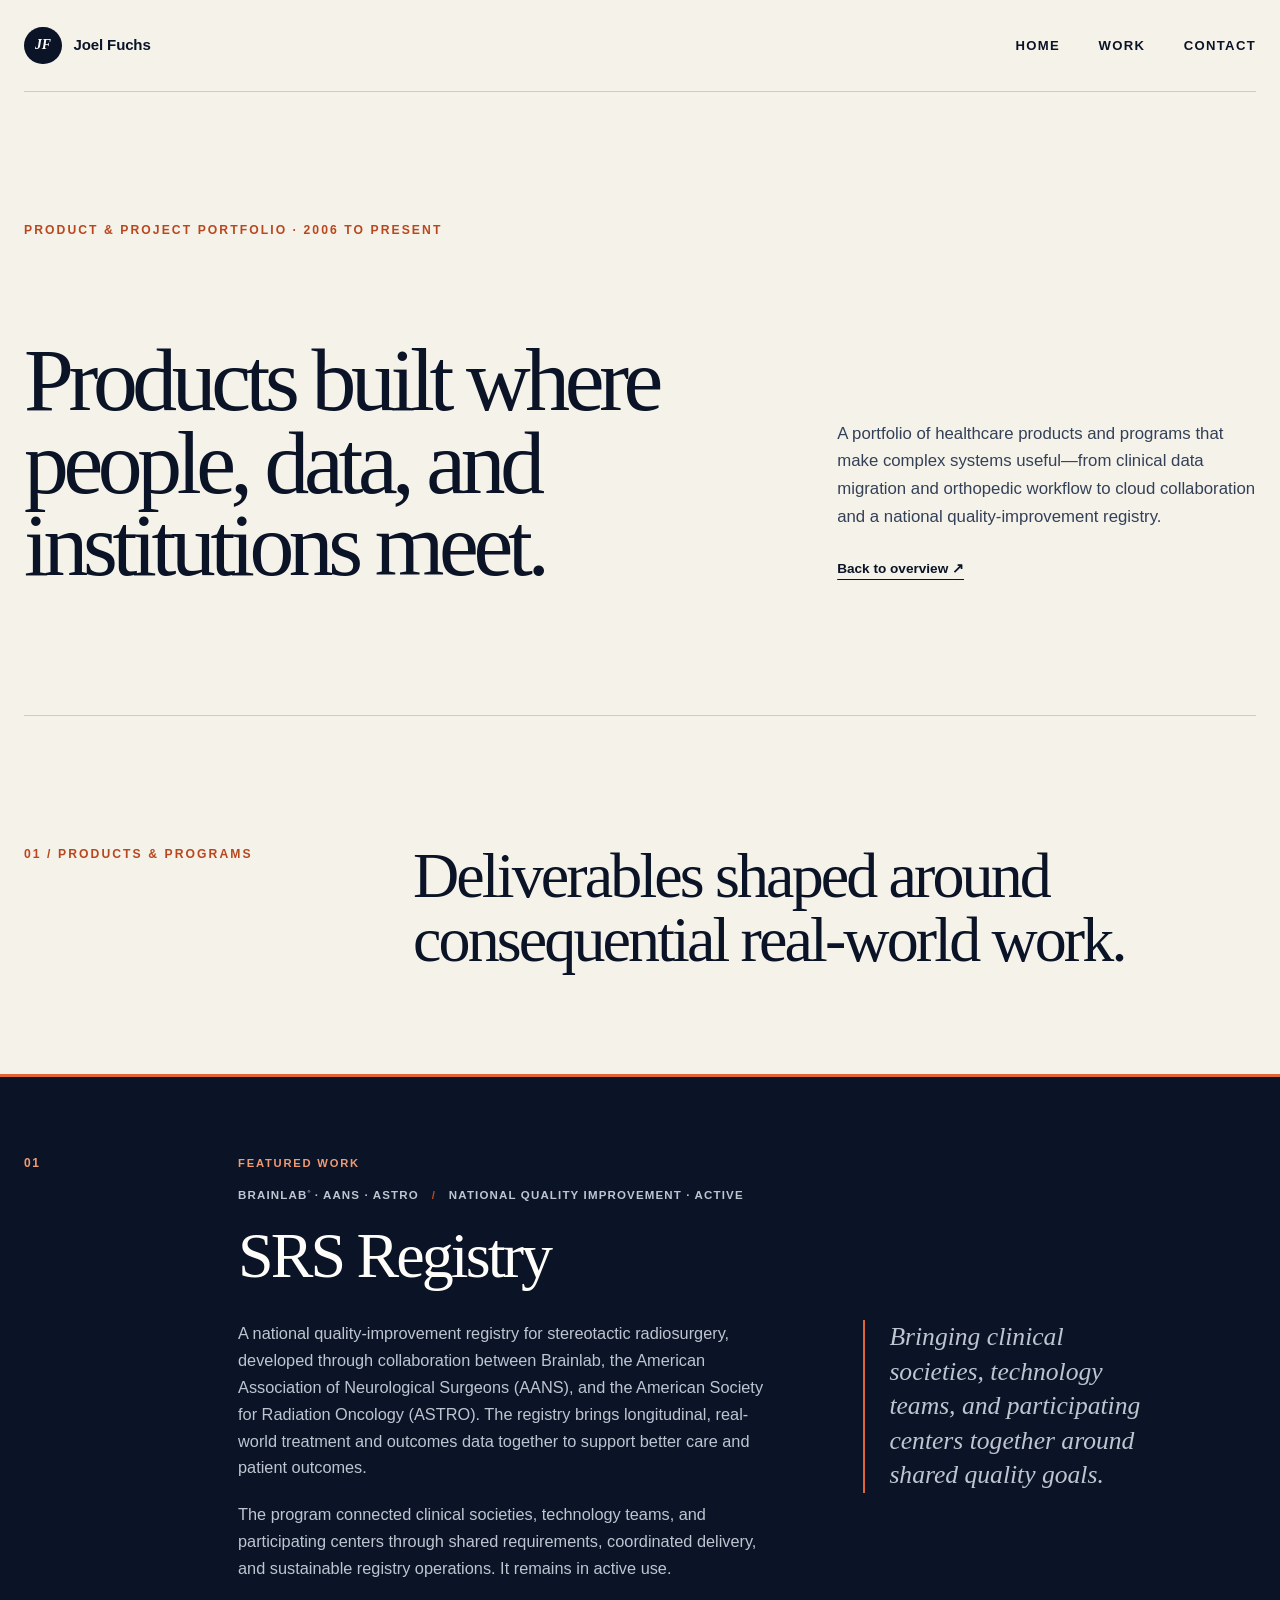
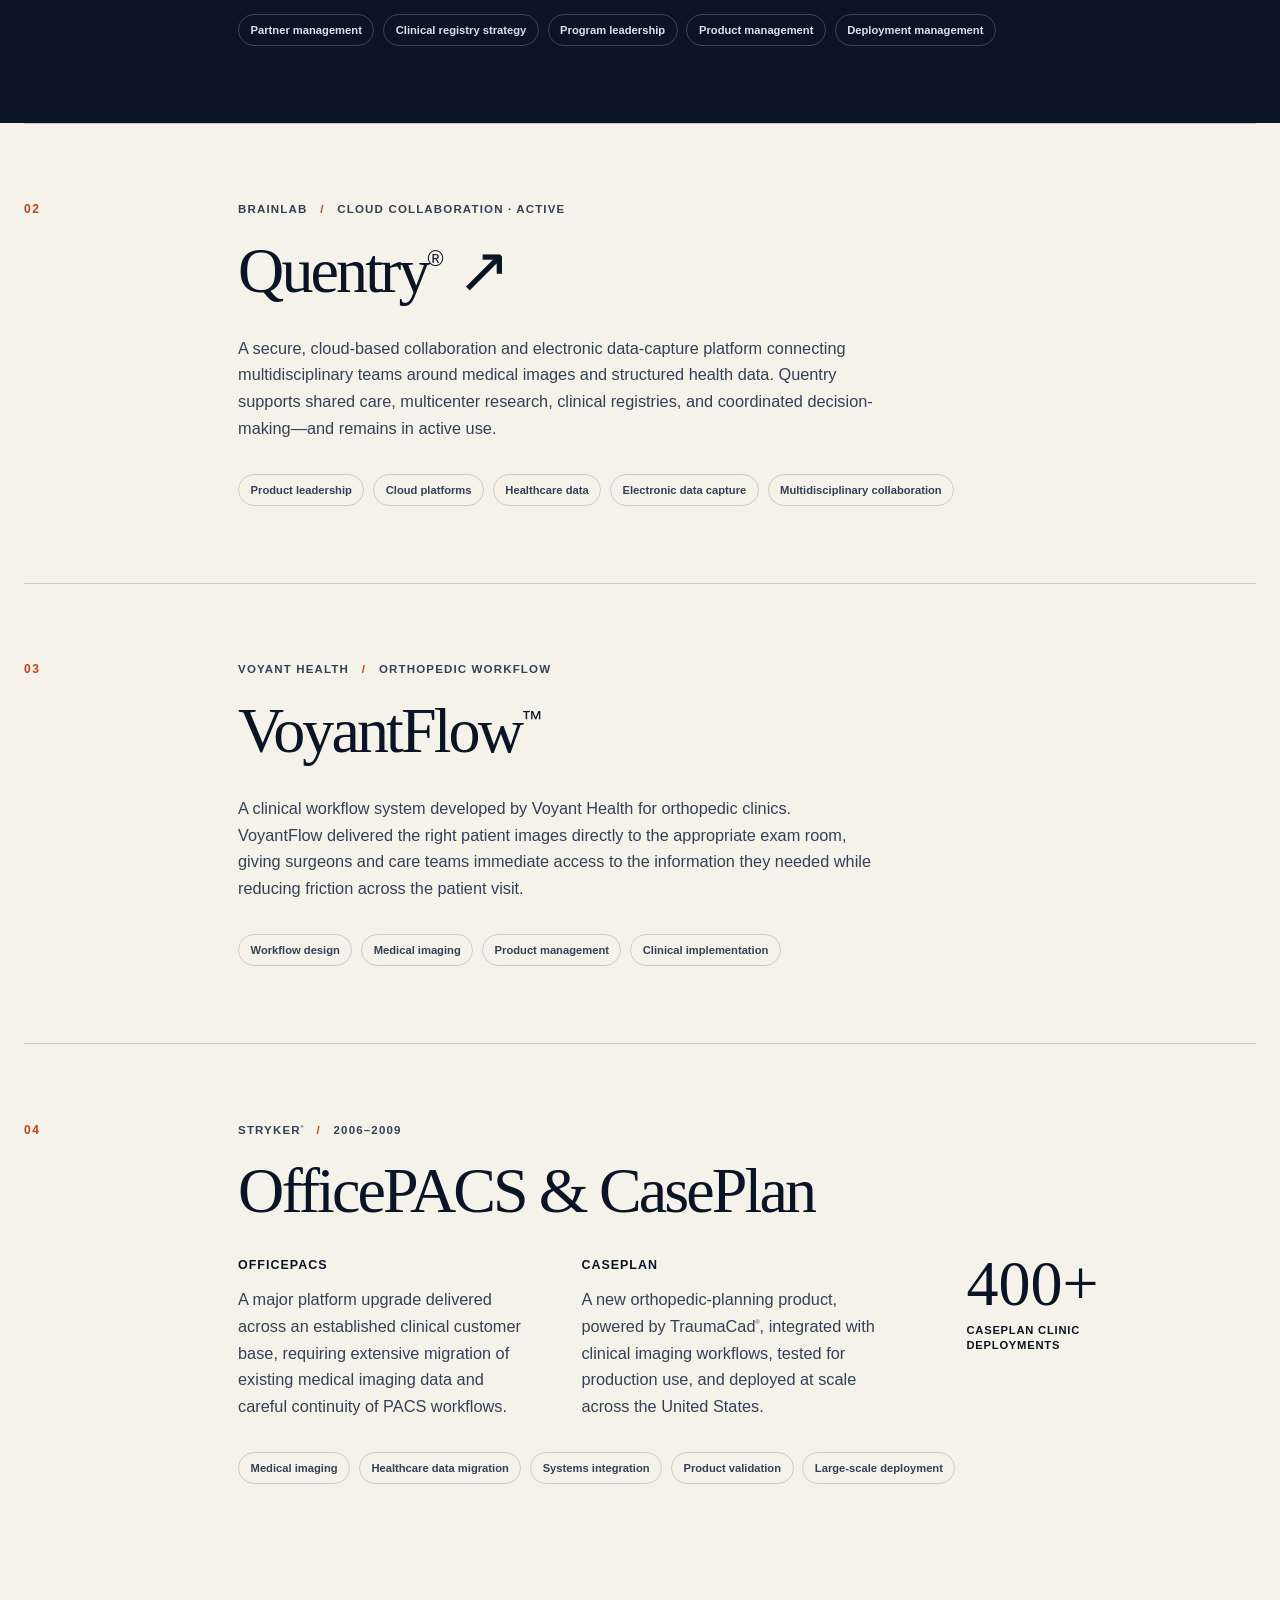
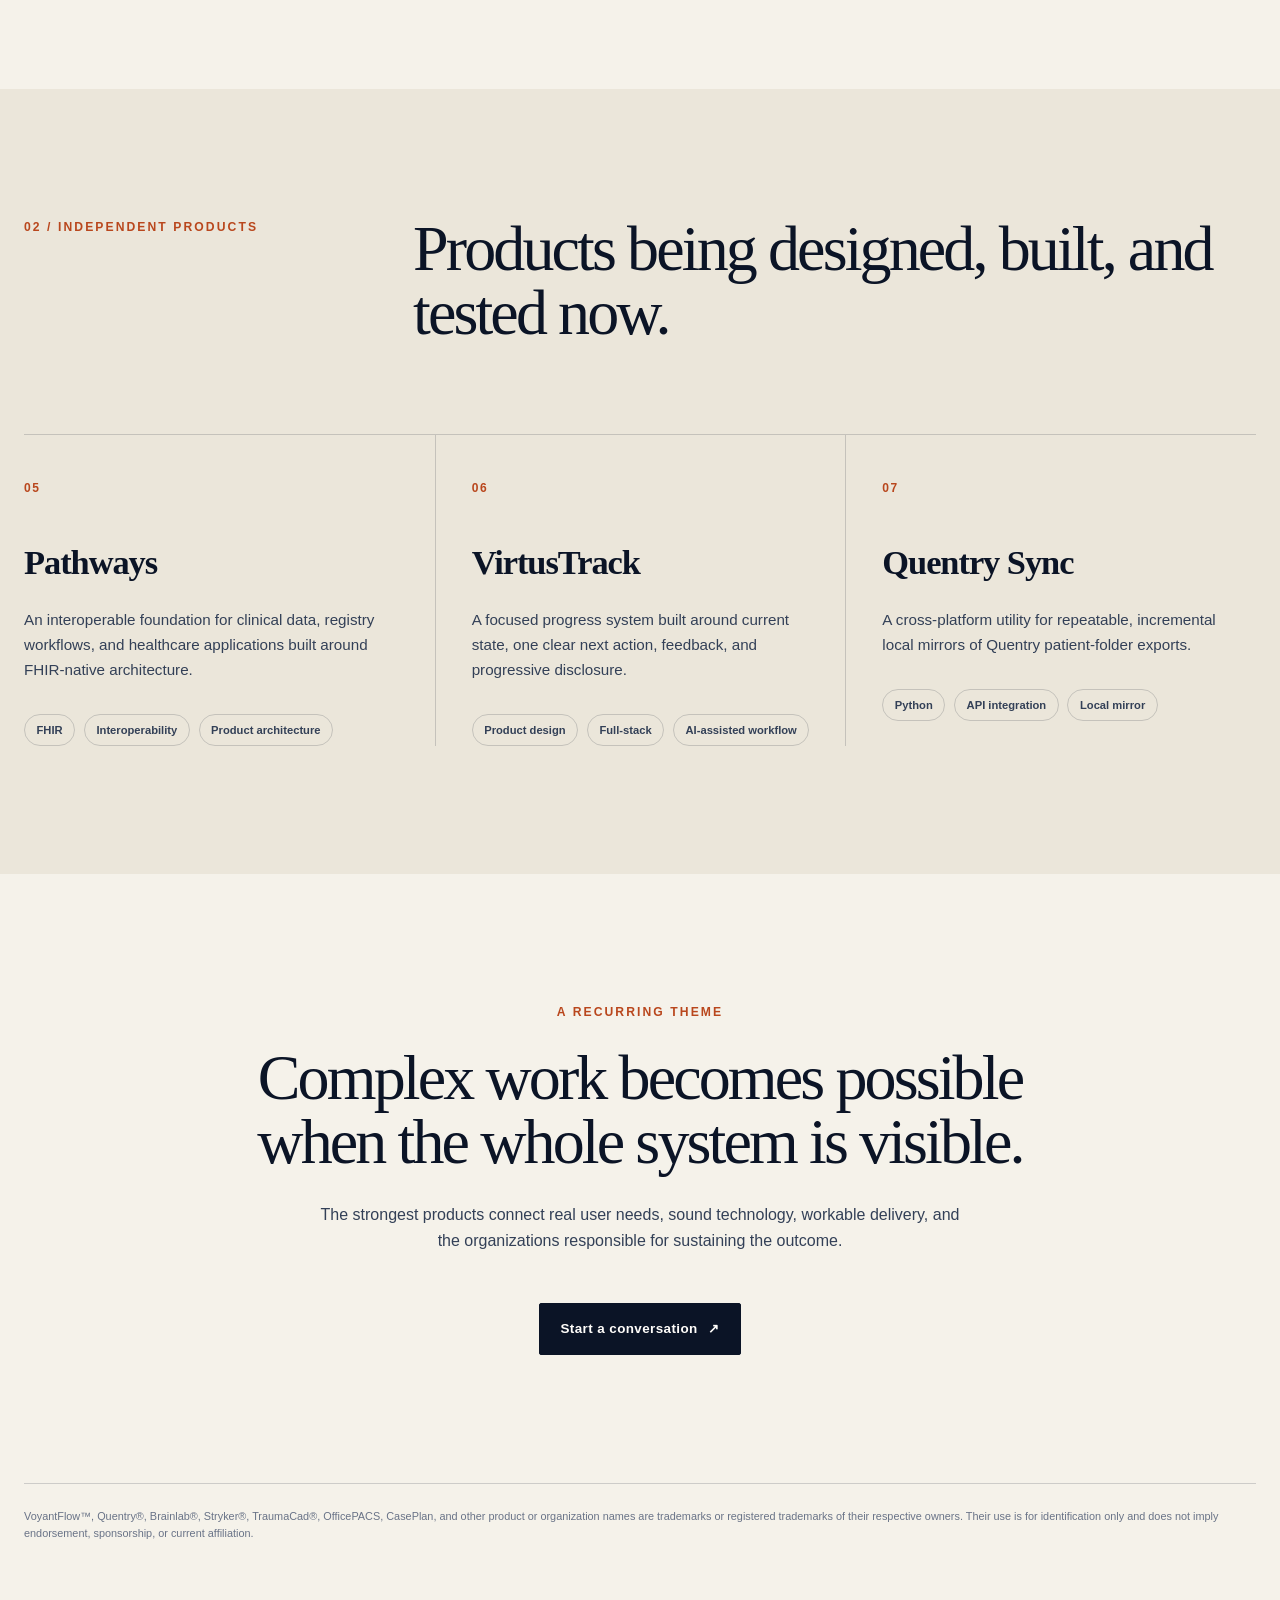
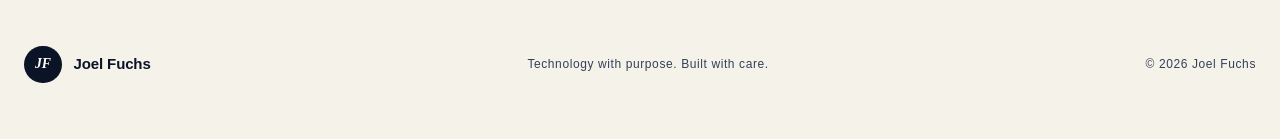
<file: work.html>
<!doctype html>
<html lang="en">
  <head>
    <meta charset="utf-8" />
    <meta name="viewport" content="width=device-width, initial-scale=1" />
    <meta
      name="description"
      content="A product and project portfolio spanning healthcare technology, clinical workflow, cloud collaboration, data platforms, and strategic partnerships."
    />
    <meta name="theme-color" content="#0b1426" />
    <title>Selected Work — Joel Fuchs</title>
    <link rel="stylesheet" href="styles.css" />
  </head>
  <body class="work-page-body">
    <a class="skip-link" href="#main">Skip to content</a>

    <header class="site-header">
      <a class="brand" href="index.html" aria-label="Joel Fuchs, home">
        <span class="brand-mark" aria-hidden="true">JF</span>
        <span>Joel Fuchs</span>
      </a>

      <nav aria-label="Primary navigation">
        <a href="index.html">Home</a>
        <a href="#career">Work</a>
        <a href="index.html#contact">Contact</a>
      </nav>
    </header>

    <main id="main">
      <section class="archive-hero" aria-labelledby="archive-title">
        <p class="eyebrow">Product &amp; project portfolio · 2006 to present</p>
        <h1 id="archive-title">Products built where people, data, and institutions meet.</h1>
        <div class="archive-intro">
          <p>
            A portfolio of healthcare products and programs that make complex systems
            useful—from clinical data migration and orthopedic workflow to cloud
            collaboration and a national quality-improvement registry.
          </p>
          <a class="text-link" href="index.html#work">Back to overview <span aria-hidden="true">↗</span></a>
        </div>
      </section>

      <section class="archive-section section-shell" id="career" aria-labelledby="career-title">
        <div class="archive-section-heading">
          <p class="section-number">01 / Products &amp; programs</p>
          <h2 id="career-title">Deliverables shaped around consequential real-world work.</h2>
        </div>

        <div class="archive-list">
          <article class="archive-entry featured-case">
            <div class="archive-index">01</div>
            <div>
              <p class="featured-label">Featured work</p>
              <div class="archive-entry-meta">
                <span>Brainlab<sup>®</sup> · AANS · ASTRO</span>
                <span>National quality improvement · Active</span>
              </div>
              <h3>SRS Registry</h3>
              <div class="archive-entry-copy archive-feature-copy">
                <div>
                  <p>
                    A national quality-improvement registry for stereotactic
                    radiosurgery, developed through collaboration between Brainlab, the
                    American Association of Neurological Surgeons (AANS), and the
                    American Society for Radiation Oncology (ASTRO). The registry brings
                    longitudinal, real-world treatment and outcomes data together to
                    support better care and patient outcomes.
                  </p>
                  <p>
                    The program connected clinical societies, technology teams, and
                    participating centers through shared requirements, coordinated
                    delivery, and sustainable registry operations. It remains in active
                    use.
                  </p>
                </div>
                <blockquote>
                  Bringing clinical societies, technology teams, and participating
                  centers together around shared quality goals.
                </blockquote>
              </div>
              <ul class="archive-tags" aria-label="SRS Registry focus areas">
                <li>Partner management</li>
                <li>Clinical registry strategy</li>
                <li>Program leadership</li>
                <li>Product management</li>
                <li>Deployment management</li>
              </ul>
            </div>
          </article>

          <article class="archive-entry">
            <div class="archive-index">02</div>
            <div>
              <div class="archive-entry-meta">
                <span>Brainlab</span>
                <span>Cloud collaboration · Active</span>
              </div>
              <h3>
                <a href="https://www.quentry.com/" target="_blank" rel="noreferrer">
                  Quentry<sup>®</sup> <span aria-hidden="true">↗</span>
                </a>
              </h3>
              <div class="archive-entry-copy">
                <p>
                  A secure, cloud-based collaboration and electronic data-capture
                  platform connecting multidisciplinary teams around medical images and
                  structured health data. Quentry supports shared care, multicenter
                  research, clinical registries, and coordinated decision-making—and
                  remains in active use.
                </p>
              </div>
              <ul class="archive-tags" aria-label="Quentry focus areas">
                <li>Product leadership</li>
                <li>Cloud platforms</li>
                <li>Healthcare data</li>
                <li>Electronic data capture</li>
                <li>Multidisciplinary collaboration</li>
              </ul>
            </div>
          </article>

          <article class="archive-entry">
            <div class="archive-index">03</div>
            <div>
              <div class="archive-entry-meta">
                <span>Voyant Health</span>
                <span>Orthopedic workflow</span>
              </div>
              <h3>VoyantFlow<sup>™</sup></h3>
              <div class="archive-entry-copy">
                <p>
                  A clinical workflow system developed by Voyant Health for orthopedic
                  clinics. VoyantFlow delivered the right patient images directly to
                  the appropriate exam room, giving surgeons and care teams immediate
                  access to the information they needed while reducing friction across
                  the patient visit.
                </p>
              </div>
              <ul class="archive-tags" aria-label="VoyantFlow focus areas">
                <li>Workflow design</li>
                <li>Medical imaging</li>
                <li>Product management</li>
                <li>Clinical implementation</li>
              </ul>
            </div>
          </article>

          <article class="archive-entry">
            <div class="archive-index">04</div>
            <div>
              <div class="archive-entry-meta">
                <span>Stryker<sup>®</sup></span>
                <span>2006–2009</span>
              </div>
              <h3>OfficePACS &amp; CasePlan</h3>
              <div class="archive-entry-copy">
                <div class="archive-project-pair">
                  <section aria-labelledby="officepacs-title">
                    <h4 id="officepacs-title">OfficePACS</h4>
                    <p>
                      A major platform upgrade delivered across an established clinical
                      customer base, requiring extensive migration of existing medical
                      imaging data and careful continuity of PACS workflows.
                    </p>
                  </section>
                  <section aria-labelledby="caseplan-title">
                    <h4 id="caseplan-title">CasePlan</h4>
                    <p>
                      A new orthopedic-planning product, powered by TraumaCad<sup>®</sup>,
                      integrated with clinical imaging workflows, tested for production
                      use, and deployed at scale across the United States.
                    </p>
                  </section>
                </div>
                <p class="entry-stat"><strong>400+</strong><span>CasePlan clinic deployments</span></p>
              </div>
              <ul class="archive-tags" aria-label="OfficePACS and CasePlan focus areas">
                <li>Medical imaging</li>
                <li>Healthcare data migration</li>
                <li>Systems integration</li>
                <li>Product validation</li>
                <li>Large-scale deployment</li>
              </ul>
            </div>
          </article>
        </div>
      </section>

      <section class="explorations section-shell" aria-labelledby="explorations-title">
        <div class="archive-section-heading explorations-heading">
          <p class="section-number">02 / Independent products</p>
          <h2 id="explorations-title">Products being designed, built, and tested now.</h2>
        </div>

        <div class="exploration-grid">
          <article class="exploration-card">
            <p class="exploration-number">05</p>
            <h3>Pathways</h3>
            <p>
              An interoperable foundation for clinical data, registry workflows, and
              healthcare applications built around FHIR-native architecture.
            </p>
            <ul class="archive-tags" aria-label="Pathways focus areas">
              <li>FHIR</li>
              <li>Interoperability</li>
              <li>Product architecture</li>
            </ul>
          </article>

          <article class="exploration-card">
            <p class="exploration-number">06</p>
            <h3>VirtusTrack</h3>
            <p>
              A focused progress system built around current state, one clear next
              action, feedback, and progressive disclosure.
            </p>
            <ul class="archive-tags" aria-label="VirtusTrack focus areas">
              <li>Product design</li>
              <li>Full-stack</li>
              <li>AI-assisted workflow</li>
            </ul>
          </article>

          <article class="exploration-card">
            <p class="exploration-number">07</p>
            <h3>Quentry Sync</h3>
            <p>
              A cross-platform utility for repeatable, incremental local mirrors of
              Quentry patient-folder exports.
            </p>
            <ul class="archive-tags" aria-label="Quentry Sync focus areas">
              <li>Python</li>
              <li>API integration</li>
              <li>Local mirror</li>
            </ul>
          </article>
        </div>
      </section>

      <section class="work-contact section-shell" aria-labelledby="work-contact-title">
        <p class="eyebrow">A recurring theme</p>
        <h2 id="work-contact-title">Complex work becomes possible when the whole system is visible.</h2>
        <p>
          The strongest products connect real user needs, sound technology, workable
          delivery, and the organizations responsible for sustaining the outcome.
        </p>
        <a
          class="button button-primary"
          href="https://www.linkedin.com/in/joelfuchs"
          target="_blank"
          rel="noreferrer"
        >Start a conversation <span aria-hidden="true">↗</span></a>
      </section>

      <aside class="trademark-note" aria-label="Trademark notice">
        VoyantFlow™, Quentry®, Brainlab®, Stryker®, TraumaCad®, OfficePACS,
        CasePlan, and other product or organization names are trademarks or
        registered trademarks of their respective owners. Their use is for
        identification only and does not imply endorsement, sponsorship, or current
        affiliation.
      </aside>
    </main>

    <footer>
      <a class="brand" href="index.html" aria-label="Back to home">
        <span class="brand-mark" aria-hidden="true">JF</span>
        <span>Joel Fuchs</span>
      </a>
      <p>Technology with purpose. Built with care.</p>
      <p>© <span id="year">2026</span> Joel Fuchs</p>
    </footer>

    <script src="script.js"></script>
  </body>
</html>
</file>
<file: styles.css>
:root {
  --ink: #0b1426;
  --ink-soft: #334057;
  --paper: #f5f2ea;
  --paper-deep: #ebe6da;
  --white: #fffdfa;
  --orange: #df6634;
  --orange-dark: #b9471d;
  --teal: #2c7973;
  --line: rgba(11, 20, 38, 0.17);
  --max-width: 1240px;
  --serif: Iowan Old Style, Baskerville, "Times New Roman", serif;
  --sans: Inter, ui-sans-serif, -apple-system, BlinkMacSystemFont, "Segoe UI", sans-serif;
}

* {
  box-sizing: border-box;
}

html {
  scroll-behavior: smooth;
}

body {
  margin: 0;
  color: var(--ink);
  background: var(--paper);
  font-family: var(--sans);
  font-size: 16px;
  line-height: 1.65;
  text-rendering: optimizeLegibility;
}

a {
  color: inherit;
}

img {
  display: block;
  max-width: 100%;
}

sup {
  position: relative;
  top: -0.15em;
  font-family: var(--sans);
  font-size: 0.34em;
  letter-spacing: 0;
  vertical-align: super;
}

.skip-link {
  position: fixed;
  z-index: 100;
  top: 1rem;
  left: 1rem;
  padding: 0.65rem 1rem;
  background: var(--white);
  border: 2px solid var(--ink);
  transform: translateY(-180%);
}

.skip-link:focus {
  transform: translateY(0);
}

.site-header,
footer {
  width: min(calc(100% - 3rem), var(--max-width));
  margin-inline: auto;
}

.site-header {
  display: flex;
  align-items: center;
  justify-content: space-between;
  min-height: 92px;
  border-bottom: 1px solid var(--line);
}

.brand {
  display: inline-flex;
  align-items: center;
  gap: 0.75rem;
  color: var(--ink);
  font-size: 0.94rem;
  font-weight: 750;
  letter-spacing: -0.01em;
  text-decoration: none;
}

.brand-mark {
  display: grid;
  width: 2.35rem;
  height: 2.35rem;
  place-items: center;
  color: var(--white);
  background: var(--ink);
  border-radius: 50%;
  font-family: var(--serif);
  font-size: 0.86rem;
  font-style: italic;
}

nav {
  display: flex;
  align-items: center;
  gap: clamp(1.25rem, 3vw, 2.75rem);
}

nav a {
  position: relative;
  font-size: 0.82rem;
  font-weight: 700;
  letter-spacing: 0.1em;
  text-decoration: none;
  text-transform: uppercase;
}

nav a::after {
  position: absolute;
  right: 0;
  bottom: -0.45rem;
  left: 0;
  height: 2px;
  background: var(--orange);
  content: "";
  transform: scaleX(0);
  transform-origin: right;
  transition: transform 180ms ease;
}

nav a:hover::after,
nav a:focus-visible::after {
  transform: scaleX(1);
  transform-origin: left;
}

.hero {
  width: min(calc(100% - 3rem), var(--max-width));
  margin-inline: auto;
  padding: clamp(4rem, 8vw, 7.5rem) 0 clamp(5rem, 9vw, 8rem);
}

.eyebrow,
.section-number {
  margin: 0 0 1.5rem;
  color: var(--orange-dark);
  font-size: 0.76rem;
  font-weight: 800;
  letter-spacing: 0.17em;
  text-transform: uppercase;
}

.hero h1 {
  max-width: 1050px;
  margin: 0;
  font-family: var(--serif);
  font-size: clamp(4rem, 7.5vw, 7.8rem);
  font-weight: 500;
  letter-spacing: -0.063em;
  line-height: 0.9;
}

.hero h1 span {
  display: block;
  color: var(--orange);
  font-style: italic;
}

.hero-intro {
  max-width: 740px;
  margin: 0;
  color: var(--ink-soft);
  font-size: clamp(1.08rem, 1.45vw, 1.3rem);
  line-height: 1.65;
}

.hero-support {
  display: grid;
  max-width: 900px;
  margin-top: 3rem;
  grid-template-columns: 165px minmax(0, 1fr);
  gap: clamp(1.5rem, 4vw, 3rem);
  align-items: center;
}

.hero-actions,
.contact-actions {
  display: flex;
  flex-wrap: wrap;
  gap: 0.9rem;
  align-items: center;
  margin-top: 2.5rem;
}

.button {
  display: inline-flex;
  min-height: 52px;
  padding: 0.8rem 1.25rem;
  align-items: center;
  justify-content: center;
  gap: 0.65rem;
  border: 1px solid var(--ink);
  border-radius: 2px;
  font-size: 0.84rem;
  font-weight: 780;
  letter-spacing: 0.03em;
  line-height: 1;
  text-decoration: none;
  transition: transform 180ms ease, background-color 180ms ease, color 180ms ease;
}

.button:hover,
.button:focus-visible {
  transform: translateY(-3px);
}

.button-primary {
  color: var(--white);
  background: var(--ink);
}

.button-primary:hover,
.button-primary:focus-visible {
  background: var(--orange-dark);
  border-color: var(--orange-dark);
}

.button-secondary:hover,
.button-secondary:focus-visible {
  color: var(--white);
  background: var(--ink);
}

.hero-facts {
  display: flex;
  max-width: 700px;
  margin: 3.25rem 0 0;
  padding: 1.5rem 0 0;
  border-top: 1px solid var(--line);
  gap: clamp(1.25rem, 4vw, 3.5rem);
}

.hero-facts div {
  display: flex;
  flex-direction: column;
}

.hero-facts dt {
  font-family: var(--serif);
  font-size: 1.55rem;
  font-weight: 600;
}

.hero-facts dd {
  margin: 0;
  color: var(--ink-soft);
  font-size: 0.76rem;
  letter-spacing: 0.05em;
  text-transform: uppercase;
}

.portrait-frame {
  margin: 0;
  padding: 0.45rem;
  background: var(--white);
  box-shadow: 0 18px 45px rgba(11, 20, 38, 0.12);
  transform: rotate(-1.2deg);
}

.portrait-frame img {
  width: 100%;
  height: auto;
  filter: saturate(0.82) contrast(1.03);
}

.portrait-tagline {
  display: flex;
  margin: 0 0 0.85rem;
  align-items: center;
  gap: 0.6rem;
  color: var(--teal);
  font-family: var(--serif);
  font-size: 0.98rem;
  font-style: italic;
  font-weight: 600;
  letter-spacing: 0.01em;
  line-height: 1.45;
}

.status-dot {
  width: 0.42rem;
  height: 0.42rem;
  flex: 0 0 auto;
  background: var(--teal);
  border-radius: 50%;
  box-shadow: 0 0 0 4px rgba(44, 121, 115, 0.13);
}

.section-shell {
  width: min(calc(100% - 3rem), var(--max-width));
  margin-inline: auto;
  padding-block: clamp(5.5rem, 10vw, 9rem);
}

.principles {
  display: grid;
  border-top: 1px solid var(--line);
  grid-template-columns: 0.36fr 1fr;
  column-gap: clamp(2rem, 8vw, 8rem);
}

.section-heading {
  display: grid;
  grid-template-columns: 1.2fr 0.8fr;
  gap: clamp(2rem, 6vw, 6rem);
}

.section-heading h2,
.work h2,
.about h2,
.contact h2 {
  margin: 0;
  font-family: var(--serif);
  font-size: clamp(2.6rem, 5vw, 5.25rem);
  font-weight: 500;
  letter-spacing: -0.045em;
  line-height: 1;
}

.section-heading p,
.work-heading > p {
  margin: 0;
  color: var(--ink-soft);
  font-size: 1.05rem;
}

.principle-grid {
  display: grid;
  grid-column: 2;
  margin-top: clamp(4rem, 8vw, 7rem);
  border-top: 1px solid var(--line);
  grid-template-columns: repeat(3, 1fr);
}

.principle-grid article {
  padding: 2rem 1.5rem 0 0;
}

.principle-grid article + article {
  padding-left: 1.5rem;
  border-left: 1px solid var(--line);
}

.principle-grid span,
.project-index {
  color: var(--orange-dark);
  font-size: 0.73rem;
  font-weight: 800;
  letter-spacing: 0.12em;
}

.principle-grid h3 {
  margin: 1.6rem 0 0.75rem;
  font-family: var(--serif);
  font-size: 1.7rem;
  font-weight: 600;
}

.principle-grid p {
  margin: 0;
  color: var(--ink-soft);
  font-size: 0.93rem;
}

.work {
  width: 100%;
  max-width: none;
  padding-inline: max(1.5rem, calc((100% - var(--max-width)) / 2));
  color: var(--white);
  background: var(--ink);
}

.work-heading {
  display: grid;
  grid-template-columns: 1fr minmax(260px, 0.42fr);
  gap: clamp(3rem, 9vw, 9rem);
  align-items: end;
}

.work .section-number {
  color: #f19a72;
}

.work-heading > p {
  color: #aeb8c8;
}

.project-list {
  margin-top: clamp(4rem, 7vw, 6rem);
  border-top: 1px solid rgba(255, 255, 255, 0.2);
}

.project {
  position: relative;
  display: grid;
  min-height: 325px;
  padding: clamp(2rem, 4vw, 3.5rem) 0;
  overflow: hidden;
  border-bottom: 1px solid rgba(255, 255, 255, 0.2);
  grid-template-columns: 0.22fr minmax(0, 1fr) 0.45fr;
  gap: 2rem;
  transition: background-color 200ms ease;
}

.project:hover {
  background: rgba(255, 255, 255, 0.035);
}

.project-featured {
  min-height: 430px;
  margin-inline: clamp(-1.5rem, -2vw, -0.5rem);
  padding-inline: clamp(1rem, 2vw, 1.5rem);
  background: linear-gradient(100deg, rgba(223, 102, 52, 0.14), rgba(255, 255, 255, 0.02));
  border-left: 3px solid var(--orange);
}

.project-featured:hover {
  background: linear-gradient(100deg, rgba(223, 102, 52, 0.19), rgba(255, 255, 255, 0.03));
}

.project-body {
  position: relative;
  z-index: 2;
  max-width: 700px;
}

.project-meta {
  display: flex;
  margin-bottom: 1.4rem;
  color: #aeb8c8;
  font-size: 0.72rem;
  font-weight: 700;
  letter-spacing: 0.08em;
  text-transform: uppercase;
  gap: 1rem;
}

.project-meta span + span::before {
  margin-right: 1rem;
  color: var(--orange);
  content: "/";
}

.project h3 {
  margin: 0;
  font-family: var(--serif);
  font-size: clamp(2.8rem, 5vw, 5rem);
  font-weight: 500;
  letter-spacing: -0.045em;
  line-height: 1;
}

.project-title-link,
.archive-entry h3 a {
  color: inherit;
  text-decoration: none;
}

.project-title-link:hover,
.project-title-link:focus-visible,
.archive-entry h3 a:hover,
.archive-entry h3 a:focus-visible {
  color: #f19a72;
}

.project p {
  max-width: 670px;
  margin: 1.4rem 0 0;
  color: #bdc5d1;
  font-size: 1rem;
}

.project ul {
  display: flex;
  flex-wrap: wrap;
  margin: 1.6rem 0 0;
  padding: 0;
  list-style: none;
  gap: 0.5rem;
}

.project li {
  padding: 0.28rem 0.65rem;
  border: 1px solid rgba(255, 255, 255, 0.2);
  border-radius: 999px;
  color: #dce1e8;
  font-size: 0.7rem;
  letter-spacing: 0.04em;
}

.project-mark {
  position: absolute;
  right: 4%;
  bottom: -24%;
  color: rgba(223, 102, 52, 0.12);
  font-family: var(--serif);
  font-size: clamp(13rem, 26vw, 25rem);
  font-style: italic;
  line-height: 1;
  pointer-events: none;
}

.project-mark-alt {
  color: rgba(44, 121, 115, 0.17);
}

.project-mark-third {
  color: rgba(245, 242, 234, 0.08);
}

.featured-label {
  margin: 0 0 0.85rem !important;
  color: #f19a72 !important;
  font-size: 0.7rem !important;
  font-weight: 800;
  letter-spacing: 0.16em;
  text-transform: uppercase;
}

.work-more {
  display: flex;
  padding-top: clamp(2.5rem, 5vw, 4rem);
  align-items: center;
  justify-content: space-between;
  gap: 2rem;
}

.work-more p {
  margin: 0;
  color: #aeb8c8;
  font-family: var(--serif);
  font-size: 1.2rem;
  font-style: italic;
}

.button-work {
  color: var(--white);
  border-color: rgba(255, 255, 255, 0.6);
}

.button-work:hover,
.button-work:focus-visible {
  color: var(--ink);
  background: var(--white);
  border-color: var(--white);
}

/* Work archive */

.archive-hero {
  display: grid;
  width: min(calc(100% - 3rem), var(--max-width));
  margin-inline: auto;
  padding-block: clamp(5rem, 10vw, 9rem);
  border-bottom: 1px solid var(--line);
  grid-template-columns: 1.25fr 0.75fr;
  gap: clamp(3rem, 9vw, 9rem);
  align-items: end;
}

.archive-hero .eyebrow {
  grid-column: 1 / -1;
  margin-bottom: -1rem;
}

.archive-hero h1 {
  max-width: 920px;
  margin: 0;
  font-family: var(--serif);
  font-size: clamp(3.7rem, 7vw, 7.3rem);
  font-weight: 500;
  letter-spacing: -0.06em;
  line-height: 0.92;
}

.archive-intro {
  padding-bottom: 0.35rem;
}

.archive-intro p {
  margin: 0 0 1.5rem;
  color: var(--ink-soft);
  font-size: 1.05rem;
}

.archive-intro .text-link {
  padding-left: 0;
}

.archive-section {
  padding-top: clamp(5.5rem, 10vw, 9rem);
}

.archive-section-heading {
  display: grid;
  grid-template-columns: 0.34fr 1fr;
  gap: clamp(2rem, 8vw, 8rem);
}

.archive-section-heading h2,
.work-contact h2 {
  max-width: 900px;
  margin: 0;
  font-family: var(--serif);
  font-size: clamp(2.65rem, 5vw, 5rem);
  font-weight: 500;
  letter-spacing: -0.045em;
  line-height: 1;
}

.archive-list {
  margin-top: clamp(4.5rem, 8vw, 7rem);
}

.archive-entry {
  display: grid;
  padding: clamp(3rem, 6vw, 5.5rem) 0;
  border-top: 1px solid var(--line);
  grid-template-columns: 0.16fr minmax(0, 1fr);
  gap: clamp(1.5rem, 4vw, 4rem);
}

.archive-index,
.exploration-number {
  color: var(--orange-dark);
  font-size: 0.75rem;
  font-weight: 800;
  letter-spacing: 0.13em;
}

.archive-entry-meta {
  display: flex;
  flex-wrap: wrap;
  margin-bottom: 1.2rem;
  color: var(--ink-soft);
  font-size: 0.72rem;
  font-weight: 800;
  letter-spacing: 0.1em;
  text-transform: uppercase;
  gap: 0.8rem;
}

.archive-entry-meta span + span::before {
  margin-right: 0.8rem;
  color: var(--orange-dark);
  content: "/";
}

.archive-entry h3 {
  max-width: 980px;
  margin: 0;
  font-family: var(--serif);
  font-size: clamp(2.5rem, 5vw, 5rem);
  font-weight: 500;
  letter-spacing: -0.045em;
  line-height: 1;
}

.archive-role {
  margin: 1rem 0 0;
  color: var(--teal);
  font-size: 0.78rem;
  font-weight: 800;
  letter-spacing: 0.06em;
  text-transform: uppercase;
}

.archive-entry-copy {
  display: grid;
  max-width: 920px;
  margin-top: 2rem;
  grid-template-columns: minmax(0, 1fr) 0.3fr;
  gap: clamp(2rem, 7vw, 7rem);
  align-items: start;
}

.archive-entry-copy > p,
.archive-feature-copy > div > p {
  margin: 0;
  color: var(--ink-soft);
  font-size: 1.02rem;
}

.archive-feature-copy > div > p + p {
  margin-top: 1.25rem;
}

.archive-project-pair {
  display: grid;
  grid-template-columns: repeat(2, minmax(0, 1fr));
  gap: clamp(1.5rem, 4vw, 3rem);
}

.archive-project-pair h4 {
  margin: 0;
  color: var(--ink);
  font-size: 0.78rem;
  font-weight: 800;
  letter-spacing: 0.08em;
  text-transform: uppercase;
}

.archive-project-pair p {
  margin: 0.65rem 0 0;
  color: var(--ink-soft);
  font-size: 1.02rem;
}

.entry-stat {
  display: flex;
  flex-direction: column;
  color: var(--ink) !important;
}

.entry-stat strong {
  font-family: var(--serif);
  font-size: clamp(2.5rem, 5vw, 4.5rem);
  font-weight: 500;
  line-height: 0.9;
}

.entry-stat span {
  margin-top: 0.65rem;
  font-size: 0.7rem;
  font-weight: 800;
  letter-spacing: 0.07em;
  line-height: 1.4;
  text-transform: uppercase;
}

.archive-tags {
  display: flex;
  flex-wrap: wrap;
  margin: 2rem 0 0;
  padding: 0;
  list-style: none;
  gap: 0.55rem;
}

.archive-tags li {
  padding: 0.35rem 0.72rem;
  border: 1px solid var(--line);
  border-radius: 999px;
  color: var(--ink-soft);
  font-size: 0.7rem;
  font-weight: 700;
}

.featured-case {
  margin-inline: clamp(-2rem, -3vw, -1rem);
  padding-inline: clamp(1rem, 3vw, 2rem);
  color: var(--white);
  background: var(--ink);
  border-top: 3px solid var(--orange);
}

.featured-case .archive-index,
.featured-case .archive-role,
.featured-case .featured-label {
  color: #f19a72 !important;
}

.featured-case .archive-entry-meta,
.featured-case .archive-entry-copy p,
.featured-case blockquote {
  color: #bdc5d1;
}

.featured-case .archive-tags li {
  color: #dce1e8;
  border-color: rgba(255, 255, 255, 0.2);
}

.archive-feature-copy {
  grid-template-columns: minmax(0, 1fr) 0.55fr;
}

.archive-feature-copy blockquote {
  margin: 0;
  padding-left: 1.5rem;
  border-left: 2px solid var(--orange);
  font-family: var(--serif);
  font-size: clamp(1.25rem, 2vw, 1.75rem);
  font-style: italic;
  line-height: 1.35;
}

.explorations {
  width: 100%;
  max-width: none;
  padding-inline: max(1.5rem, calc((100% - var(--max-width)) / 2));
  background: var(--paper-deep);
}

.explorations-heading {
  width: min(100%, var(--max-width));
  margin-inline: auto;
}

.exploration-grid {
  display: grid;
  width: min(100%, var(--max-width));
  margin: clamp(4rem, 7vw, 6rem) auto 0;
  border-top: 1px solid var(--line);
  grid-template-columns: repeat(3, 1fr);
}

.exploration-card {
  padding: 2rem clamp(1.25rem, 3vw, 2.25rem) 0 0;
}

.exploration-card + .exploration-card {
  padding-left: clamp(1.25rem, 3vw, 2.25rem);
  border-left: 1px solid var(--line);
}

.exploration-card h3 {
  margin: 2.2rem 0 1rem;
  font-family: var(--serif);
  font-size: 2.15rem;
  font-weight: 600;
  letter-spacing: -0.03em;
}

.exploration-card > p:not(.exploration-number) {
  margin: 0;
  color: var(--ink-soft);
  font-size: 0.95rem;
}

.work-contact {
  text-align: center;
}

.work-contact h2,
.work-contact > p:not(.eyebrow) {
  margin-inline: auto;
}

.work-contact > p:not(.eyebrow) {
  max-width: 650px;
  margin-top: 1.75rem;
  color: var(--ink-soft);
}

.work-contact .button {
  margin-top: 2rem;
}

.trademark-note {
  width: min(calc(100% - 3rem), var(--max-width));
  margin: 0 auto;
  padding: 1.5rem 0 3rem;
  border-top: 1px solid var(--line);
  color: #697387;
  font-size: 0.68rem;
  line-height: 1.55;
}

.about {
  display: grid;
  grid-template-columns: 0.8fr 1.2fr;
  gap: clamp(3rem, 10vw, 10rem);
}

.about-title-wrap {
  align-self: start;
}

.about-copy {
  max-width: 680px;
}

.about-copy p {
  color: var(--ink-soft);
  font-size: 1.03rem;
}

.about-copy .lead {
  margin-top: 0;
  color: var(--ink);
  font-family: var(--serif);
  font-size: clamp(1.55rem, 2.5vw, 2.35rem);
  letter-spacing: -0.025em;
  line-height: 1.3;
}

.capabilities {
  display: flex;
  flex-wrap: wrap;
  margin-top: 2.5rem;
  gap: 0.65rem;
}

.capabilities span {
  padding: 0.48rem 0.9rem;
  border: 1px solid var(--line);
  border-radius: 999px;
  color: var(--ink-soft);
  background: rgba(255, 253, 250, 0.5);
  font-size: 0.77rem;
  font-weight: 700;
}

.contact {
  position: relative;
  width: 100%;
  max-width: none;
  padding-inline: max(1.5rem, calc((100% - var(--max-width)) / 2));
  overflow: hidden;
  color: var(--white);
  background: var(--orange-dark);
}

.contact::after {
  position: absolute;
  top: -55%;
  right: -10%;
  width: min(65vw, 850px);
  aspect-ratio: 1;
  border: 1px solid rgba(255, 255, 255, 0.25);
  border-radius: 50%;
  content: "";
}

.contact > * {
  position: relative;
  z-index: 1;
}

.contact .eyebrow {
  color: #ffd5c3;
}

.contact h2 {
  max-width: 850px;
}

.contact > p:not(.eyebrow) {
  max-width: 680px;
  margin: 2rem 0 0;
  color: #ffddce;
  font-size: 1.08rem;
}

.button-light {
  color: var(--ink);
  background: var(--white);
  border-color: var(--white);
}

.button-light:hover,
.button-light:focus-visible {
  color: var(--white);
  background: transparent;
}

.text-link {
  padding: 0.6rem;
  font-size: 0.85rem;
  font-weight: 800;
  text-underline-offset: 0.35rem;
}

footer {
  display: flex;
  min-height: 150px;
  align-items: center;
  justify-content: space-between;
  gap: 2rem;
}

footer p {
  margin: 0;
  color: var(--ink-soft);
  font-size: 0.75rem;
  letter-spacing: 0.05em;
}

:focus-visible {
  outline: 3px solid var(--orange);
  outline-offset: 4px;
}

@media (max-width: 980px) {
  .principles {
    grid-template-columns: 1fr;
  }

  .section-heading {
    grid-template-columns: 1fr 0.65fr;
  }

  .principle-grid {
    grid-column: 1;
  }

  .about {
    gap: 4rem;
  }

  .archive-hero {
    grid-template-columns: 1fr;
  }

  .archive-intro {
    max-width: 700px;
  }

  .archive-section-heading {
    grid-template-columns: 1fr;
  }
}

@media (max-width: 720px) {
  .site-header,
  footer,
  .hero,
  .section-shell {
    width: min(calc(100% - 2rem), var(--max-width));
  }

  .site-header {
    min-height: 76px;
  }

  .site-header .brand > span:last-child {
    display: none;
  }

  nav {
    gap: 1.15rem;
  }

  nav a {
    font-size: 0.7rem;
  }

  .hero {
    padding-top: 4.5rem;
  }

  .hero h1 {
    font-size: clamp(3.55rem, 17vw, 5.5rem);
  }

  .hero-facts {
    display: grid;
    grid-template-columns: repeat(3, 1fr);
    gap: 0.8rem;
  }

  .hero-facts dt {
    font-size: 1.15rem;
  }

  .hero-facts dd {
    font-size: 0.61rem;
  }

  .hero-support {
    grid-template-columns: 132px minmax(0, 1fr);
    gap: 1.25rem;
    align-items: start;
  }

  .hero-actions {
    margin-top: 1.5rem;
  }

  .portrait-tagline {
    font-size: 0.88rem;
  }

  .section-heading,
  .work-heading,
  .about {
    grid-template-columns: 1fr;
  }

  .principle-grid {
    grid-template-columns: 1fr;
  }

  .principle-grid article {
    padding: 1.75rem 0;
  }

  .principle-grid article + article {
    padding-left: 0;
    border-top: 1px solid var(--line);
    border-left: 0;
  }

  .work,
  .contact {
    width: 100%;
    padding-inline: 1rem;
  }

  .project {
    min-height: 360px;
    grid-template-columns: 0.12fr 1fr;
    gap: 1rem;
  }

  .project-mark {
    right: -4%;
  }

  .project-featured {
    margin-inline: -0.25rem;
    padding-inline: 0.75rem;
  }

  .work-more {
    align-items: flex-start;
    flex-direction: column;
  }

  .archive-hero,
  .trademark-note {
    width: min(calc(100% - 2rem), var(--max-width));
  }

  .archive-hero {
    padding-top: 4.5rem;
  }

  .archive-hero h1 {
    font-size: clamp(3.2rem, 15vw, 5.5rem);
  }

  .archive-entry {
    grid-template-columns: 2.2rem minmax(0, 1fr);
    gap: 0.75rem;
  }

  .archive-entry-copy,
  .archive-feature-copy {
    grid-template-columns: 1fr;
  }

  .archive-project-pair {
    grid-template-columns: 1fr;
  }

  .entry-stat {
    margin-top: 0.5rem !important;
  }

  .featured-case {
    margin-inline: -0.5rem;
    padding-inline: 0.5rem;
  }

  .explorations {
    width: 100%;
    padding-inline: 1rem;
  }

  .exploration-grid {
    grid-template-columns: 1fr;
  }

  .exploration-card {
    padding: 2rem 0;
  }

  .exploration-card + .exploration-card {
    padding-left: 0;
    border-top: 1px solid var(--line);
    border-left: 0;
  }

  footer {
    min-height: 190px;
    padding-block: 2.5rem;
    flex-direction: column;
    align-items: flex-start;
    justify-content: center;
    gap: 0.75rem;
  }
}

@media (prefers-reduced-motion: reduce) {
  html {
    scroll-behavior: auto;
  }

  *,
  *::before,
  *::after {
    transition-duration: 0.01ms !important;
    animation-duration: 0.01ms !important;
    animation-iteration-count: 1 !important;
  }
}
</file>
